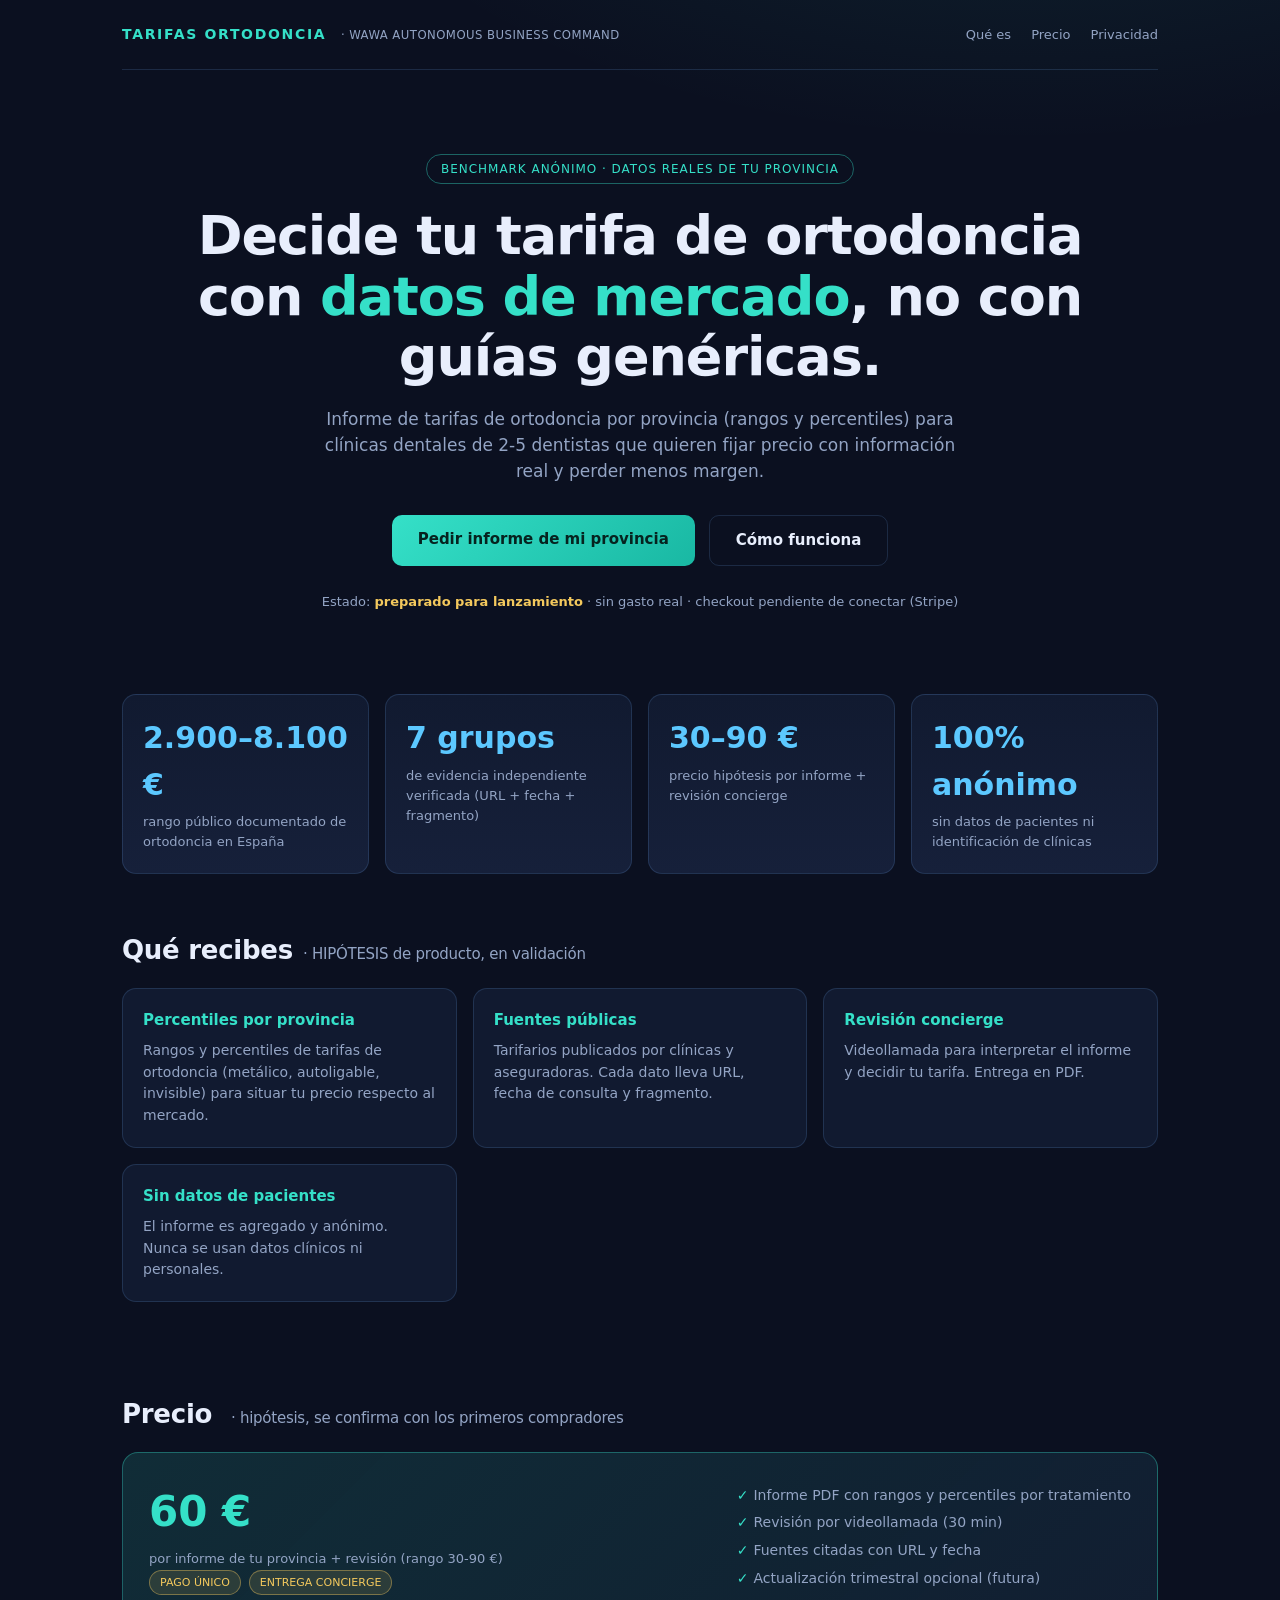
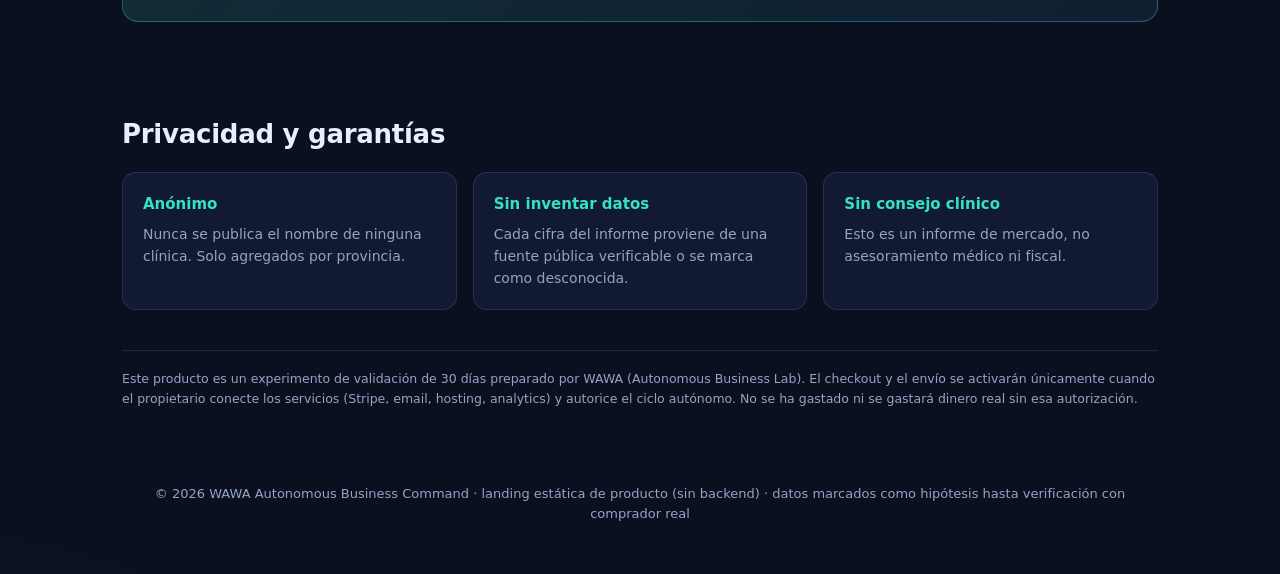
<file: product/landing.html>
<!DOCTYPE html>
<html lang="es">
<head>
<meta charset="UTF-8">
<meta name="viewport" content="width=device-width, initial-scale=1.0">
<title>Tarifas Ortodoncia · Benchmark anónimo por provincia</title>
<meta name="description" content="Decide tu tarifa de ortodoncia con datos reales de tu provincia, no con guías genéricas. Informe de benchmark anónimo para clínicas dentales.">
<style>
  :root {
    --bg: #0b1020; --panel: #111a30; --panel2: #16203a; --line: rgba(120,180,255,.16);
    --text: #e8eefc; --muted: #93a4c4; --teal: #35e0c8; --gold: #f4c95d; --red: #ff6b7a;
    --cyan: #5cc8ff;
  }
  * { box-sizing: border-box; margin: 0; }
  body {
    font-family: "Inter", "Segoe UI", system-ui, sans-serif;
    background: radial-gradient(1200px 600px at 80% -10%, rgba(53,224,200,.10), transparent 60%),
                radial-gradient(900px 500px at -10% 110%, rgba(92,200,255,.08), transparent 55%), var(--bg);
    color: var(--text); line-height: 1.55; -webkit-font-smoothing: antialiased;
  }
  .wrap { max-width: 1080px; margin: 0 auto; padding: 0 22px; }
  header { display: flex; align-items: center; justify-content: space-between; padding: 22px 0; border-bottom: 1px solid var(--line); }
  .logo { font-weight: 800; letter-spacing: .12em; font-size: 14px; color: var(--teal); }
  .logo small { color: var(--muted); font-weight: 500; letter-spacing: .04em; margin-left: 8px; }
  nav a { color: var(--muted); text-decoration: none; font-size: 13px; margin-left: 20px; }
  nav a:hover { color: var(--text); }
  .hero { padding: 84px 0 56px; text-align: center; }
  .eyebrow { display: inline-block; color: var(--teal); border: 1px solid rgba(53,224,200,.4); border-radius: 999px; padding: 5px 14px; font-size: 12px; letter-spacing: .08em; }
  h1 { font-size: clamp(30px, 5.4vw, 54px); line-height: 1.12; margin: 22px 0 18px; font-weight: 800; letter-spacing: -.02em; }
  h1 em { font-style: normal; color: var(--teal); }
  .lede { max-width: 640px; margin: 0 auto 30px; color: var(--muted); font-size: 17px; }
  .cta-row { display: flex; gap: 14px; justify-content: center; flex-wrap: wrap; }
  .btn { display: inline-block; padding: 13px 26px; border-radius: 10px; font-weight: 700; font-size: 15px; text-decoration: none; }
  .btn-primary { background: linear-gradient(135deg, var(--teal), #19b8a3); color: #06231f; }
  .btn-ghost { border: 1px solid var(--line); color: var(--text); }
  .btn:hover { transform: translateY(-1px); filter: brightness(1.05); }
  .proof { margin-top: 26px; color: var(--muted); font-size: 13px; }
  .proof b { color: var(--gold); }
  .facts { display: grid; grid-template-columns: repeat(auto-fit, minmax(210px, 1fr)); gap: 16px; padding: 26px 0 10px; }
  .fact { background: linear-gradient(180deg, var(--panel), var(--panel2)); border: 1px solid var(--line); border-radius: 14px; padding: 20px; }
  .fact .n { font-size: 30px; font-weight: 800; color: var(--cyan); }
  .fact .t { color: var(--muted); font-size: 13px; margin-top: 4px; }
  section { padding: 46px 0; }
  h2 { font-size: 26px; letter-spacing: -.01em; margin-bottom: 18px; }
  h2 span { color: var(--muted); font-size: 15px; font-weight: 500; margin-left: 10px; }
  .grid { display: grid; grid-template-columns: repeat(auto-fit, minmax(250px, 1fr)); gap: 16px; }
  .card { background: var(--panel); border: 1px solid var(--line); border-radius: 14px; padding: 20px; }
  .card h3 { font-size: 15px; color: var(--teal); margin-bottom: 8px; }
  .card p { color: var(--muted); font-size: 14px; }
  .price { background: linear-gradient(135deg, rgba(53,224,200,.14), rgba(92,200,255,.08)); border: 1px solid rgba(53,224,200,.35); border-radius: 16px; padding: 26px; display: flex; flex-wrap: wrap; gap: 26px; align-items: center; justify-content: space-between; }
  .price .big { font-size: 42px; font-weight: 800; color: var(--teal); }
  .price .sub { color: var(--muted); font-size: 13px; margin-top: 4px; }
  .price ul { list-style: none; padding: 0; color: var(--muted); font-size: 14px; }
  .price li { padding: 3px 0; }
  .price li::before { content: "✓ "; color: var(--teal); font-weight: 700; }
  .disclaimer { color: var(--muted); font-size: 12.5px; border-top: 1px solid var(--line); margin-top: 40px; padding-top: 18px; }
  footer { padding: 30px 0 50px; color: var(--muted); font-size: 13px; text-align: center; }
  .tag { display: inline-block; background: rgba(244,201,93,.12); color: var(--gold); border: 1px solid rgba(244,201,93,.4); font-size: 11px; padding: 3px 10px; border-radius: 999px; margin-right: 8px; }
  @media (max-width: 640px) { nav a { margin-left: 12px; } .hero { padding: 56px 0 34px; } }
</style>
</head>
<body>
<div class="wrap">
  <header>
    <div class="logo">TARIFAS ORTODONCIA <small>· WAWA AUTONOMOUS BUSINESS COMMAND</small></div>
    <nav><a href="#que">Qué es</a><a href="#precio">Precio</a><a href="#privacidad">Privacidad</a></nav>
  </header>

  <section class="hero">
    <span class="eyebrow">BENCHMARK ANÓNIMO · DATOS REALES DE TU PROVINCIA</span>
    <h1>Decide tu tarifa de ortodoncia<br>con <em>datos de mercado</em>, no con guías genéricas.</h1>
    <p class="lede">Informe de tarifas de ortodoncia por provincia (rangos y percentiles) para clínicas dentales de 2-5 dentistas que quieren fijar precio con información real y perder menos margen.</p>
    <div class="cta-row">
      <a class="btn btn-primary" href="#precio">Pedir informe de mi provincia</a>
      <a class="btn btn-ghost" href="#que">Cómo funciona</a>
    </div>
    <p class="proof">Estado: <b>preparado para lanzamiento</b> · sin gasto real · checkout pendiente de conectar (Stripe)</p>
  </section>

  <div class="facts">
    <div class="fact"><div class="n">2.900–8.100 €</div><div class="t">rango público documentado de ortodoncia en España</div></div>
    <div class="fact"><div class="n">7 grupos</div><div class="t">de evidencia independiente verificada (URL + fecha + fragmento)</div></div>
    <div class="fact"><div class="n">30–90 €</div><div class="t">precio hipótesis por informe + revisión concierge</div></div>
    <div class="fact"><div class="n">100% anónimo</div><div class="t">sin datos de pacientes ni identificación de clínicas</div></div>
  </div>

  <section id="que">
    <h2>Qué recibes<span>· HIPÓTESIS de producto, en validación</span></h2>
    <div class="grid">
      <div class="card"><h3>Percentiles por provincia</h3><p>Rangos y percentiles de tarifas de ortodoncia (metálico, autoligable, invisible) para situar tu precio respecto al mercado.</p></div>
      <div class="card"><h3>Fuentes públicas</h3><p>Tarifarios publicados por clínicas y aseguradoras. Cada dato lleva URL, fecha de consulta y fragmento.</p></div>
      <div class="card"><h3>Revisión concierge</h3><p>Videollamada para interpretar el informe y decidir tu tarifa. Entrega en PDF.</p></div>
      <div class="card"><h3>Sin datos de pacientes</h3><p>El informe es agregado y anónimo. Nunca se usan datos clínicos ni personales.</p></div>
    </div>
  </section>

  <section id="precio">
    <h2>Precio <span>· hipótesis, se confirma con los primeros compradores</span></h2>
    <div class="price">
      <div>
        <div class="big">60 €</div>
        <div class="sub">por informe de tu provincia + revisión (rango 30-90 €)</div>
        <span class="tag">PAGO ÚNICO</span><span class="tag">ENTREGA CONCIERGE</span>
      </div>
      <ul>
        <li>Informe PDF con rangos y percentiles por tratamiento</li>
        <li>Revisión por videollamada (30 min)</li>
        <li>Fuentes citadas con URL y fecha</li>
        <li>Actualización trimestral opcional (futura)</li>
      </ul>
    </div>
  </section>

  <section id="privacidad">
    <h2>Privacidad y garantías</h2>
    <div class="grid">
      <div class="card"><h3>Anónimo</h3><p>Nunca se publica el nombre de ninguna clínica. Solo agregados por provincia.</p></div>
      <div class="card"><h3>Sin inventar datos</h3><p>Cada cifra del informe proviene de una fuente pública verificable o se marca como desconocida.</p></div>
      <div class="card"><h3>Sin consejo clínico</h3><p>Esto es un informe de mercado, no asesoramiento médico ni fiscal.</p></div>
    </div>
    <p class="disclaimer">Este producto es un experimento de validación de 30 días preparado por WAWA (Autonomous Business Lab). El checkout y el envío se activarán únicamente cuando el propietario conecte los servicios (Stripe, email, hosting, analytics) y autorice el ciclo autónomo. No se ha gastado ni se gastará dinero real sin esa autorización.</p>
  </section>

  <footer>© 2026 WAWA Autonomous Business Command · landing estática de producto (sin backend) · datos marcados como hipótesis hasta verificación con comprador real</footer>
</div>
</body>
</html>
</file>
